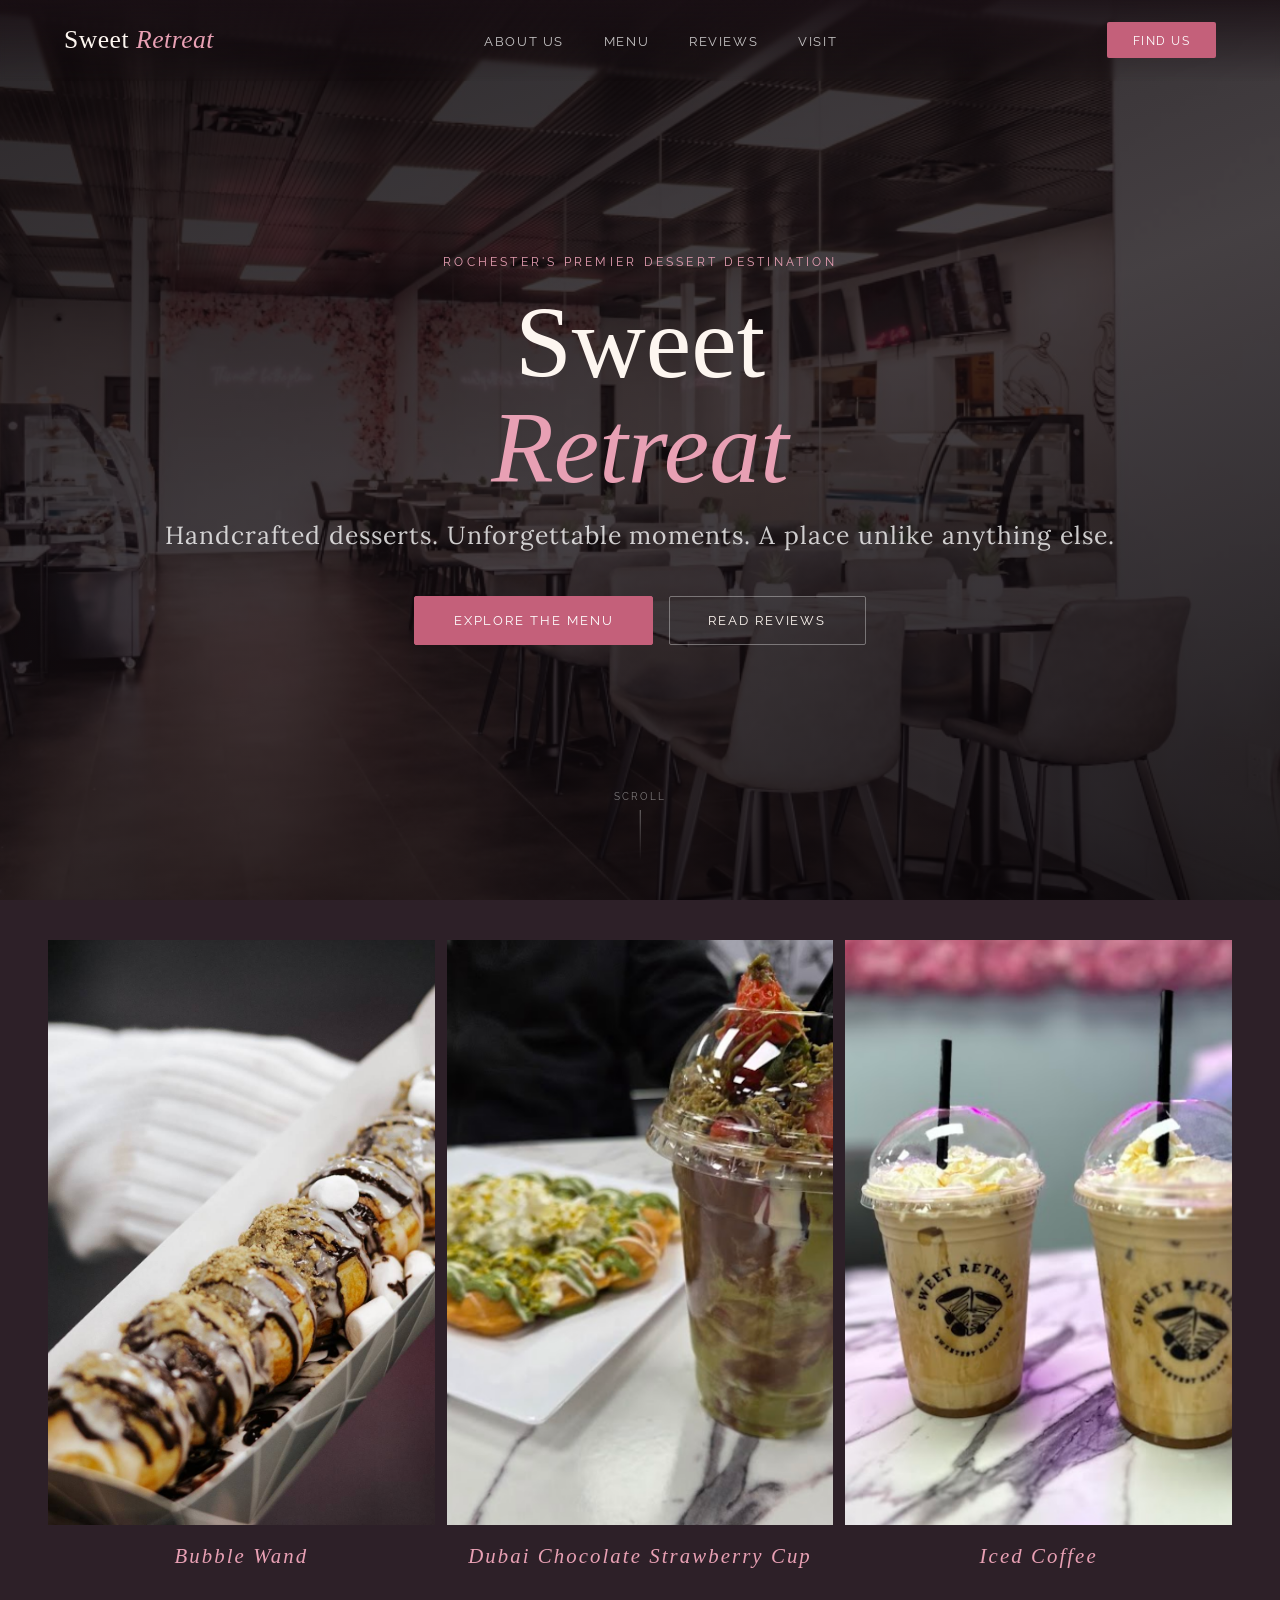
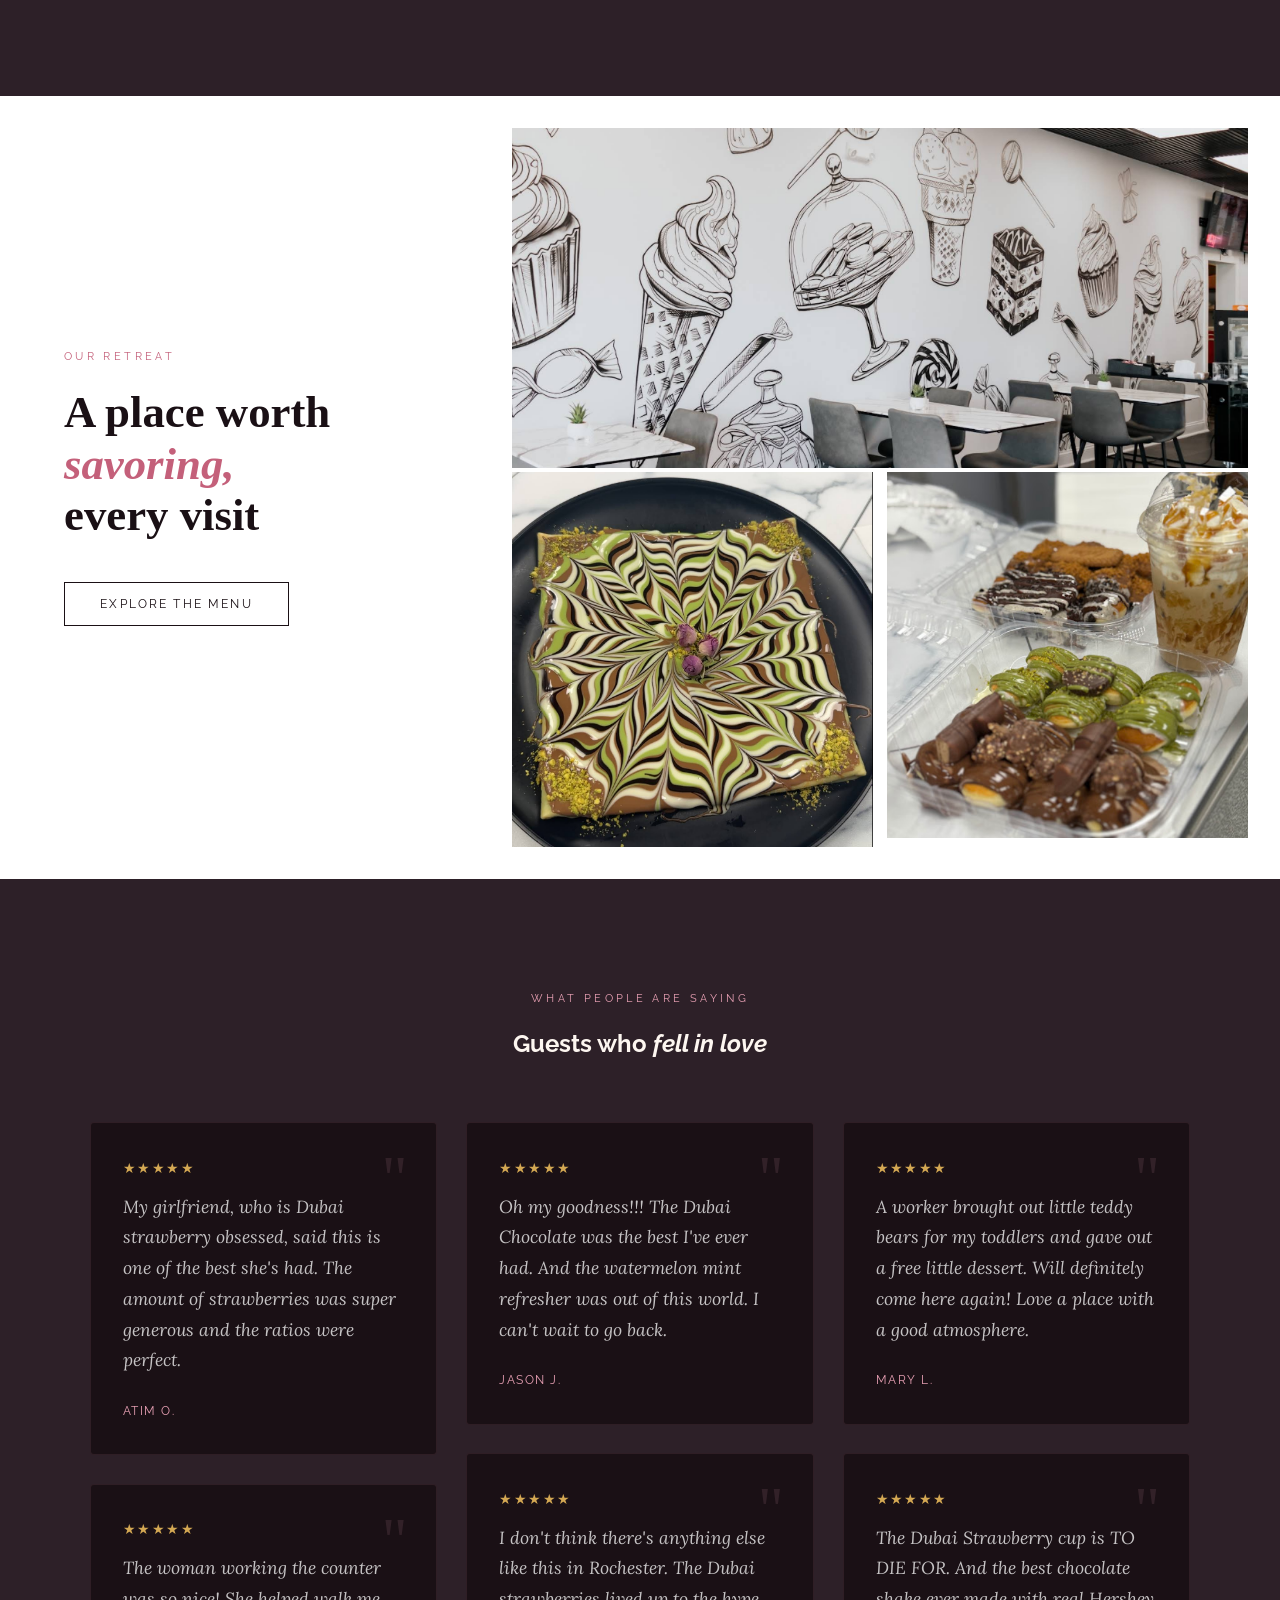
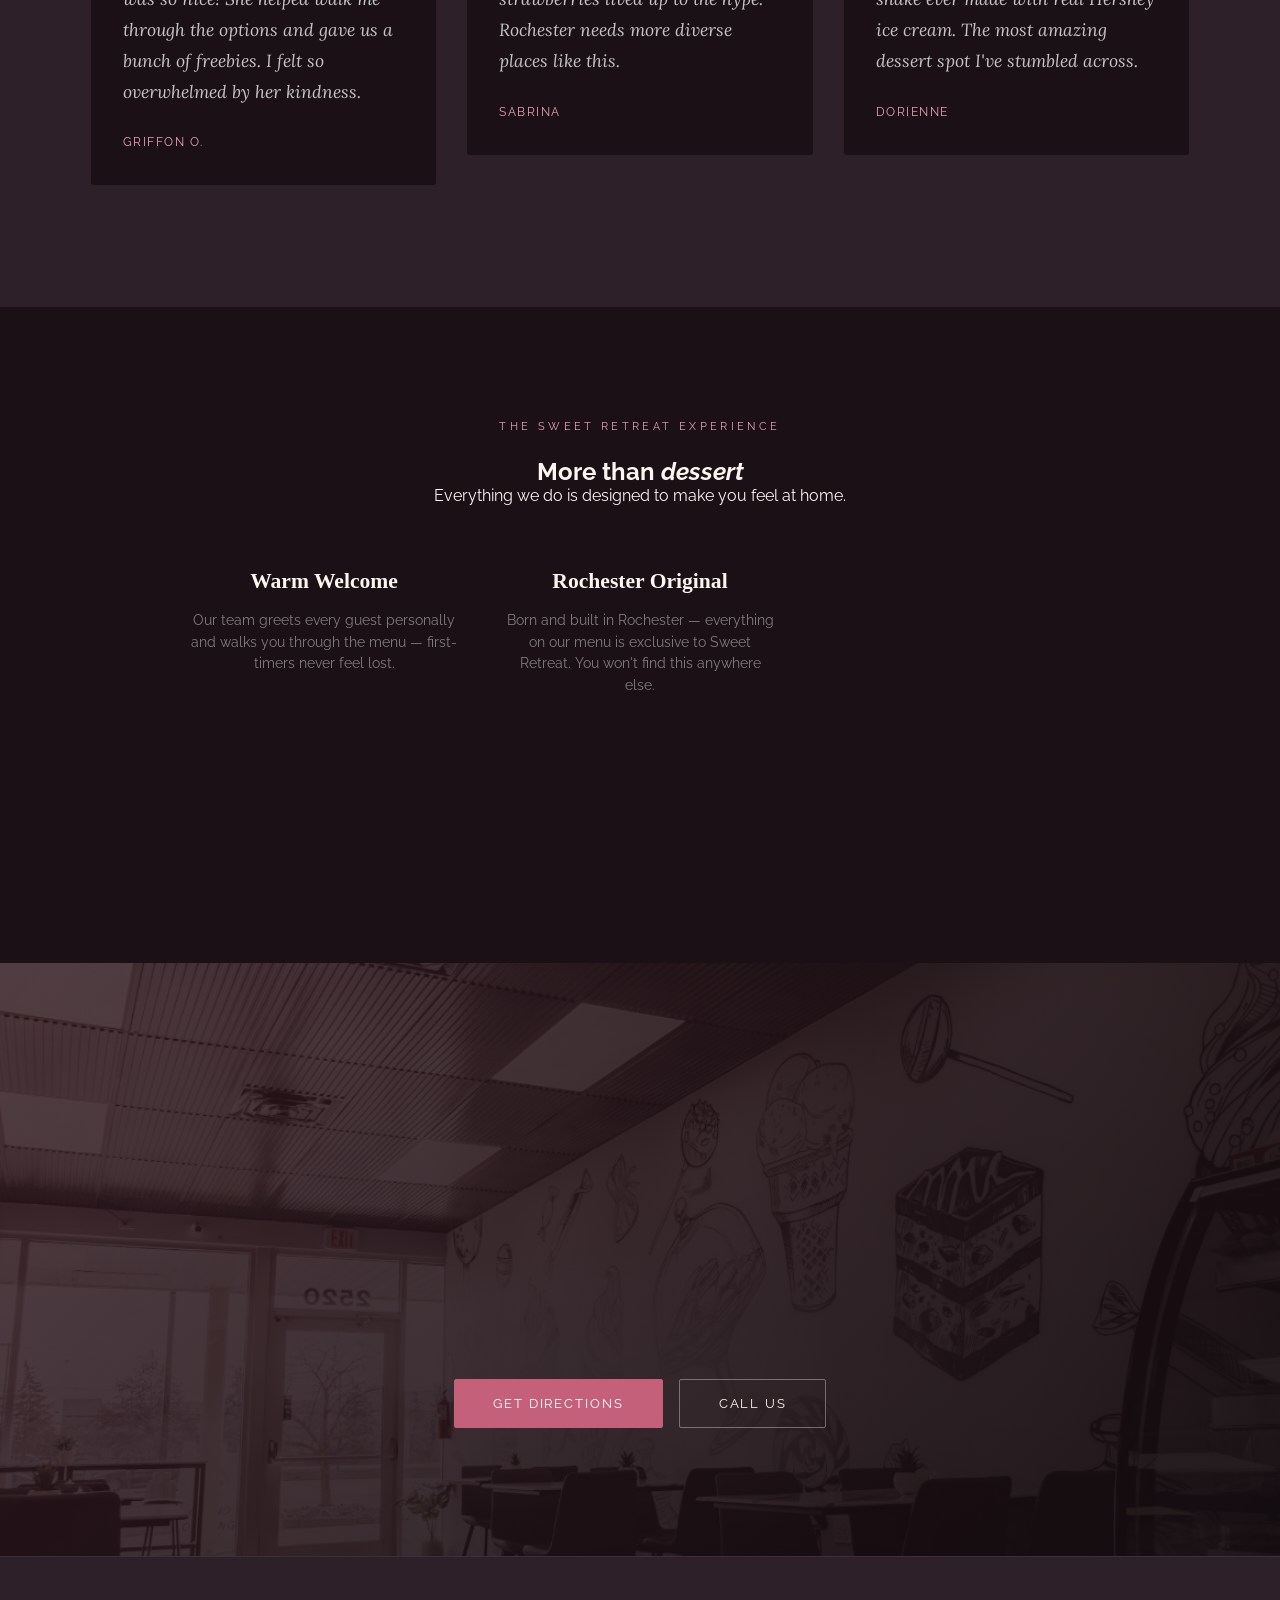
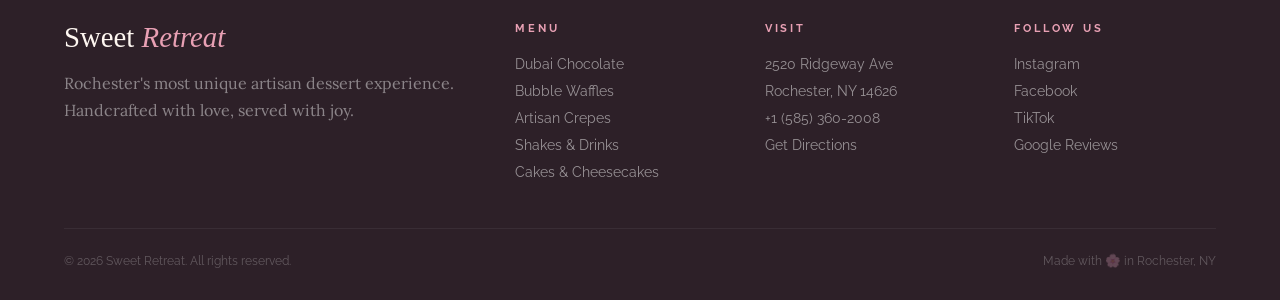
<file: index.html>
<!DOCTYPE html>
<html lang="en">
<head>
<meta charset="UTF-8">
<meta name="viewport" content="width=device-width, initial-scale=1.0">
<title>Sweet Retreat — Artisan Desserts & Café</title>
<link rel="preconnect" href="https://fonts.googleapis.com">
<link href="https://fonts.googleapis.com/css2?family=Josefin+Serif:ital,wght@0,400;0,700;1,400&family=Lora:ital,wght@0,300;0,400;1,300&family=Raleway:wght@300;400;500&display=swap" rel="stylesheet">
<style>
  :root {
    --rose: #e8a0b4;
    --deep-rose: #c4607a;
    --blush: #f5d0dc;
    --cream: #fdf6f0;
    --dark: #1a1015;
    --charcoal: #2d2028;
    --gold: #d4a853;
    --soft-white: rgba(255,255,255,0.92);
  }

  *, *::before, *::after { box-sizing: border-box; margin: 0; padding: 0; }

  html { scroll-behavior: smooth; }

  body {
    font-family: 'Raleway', sans-serif;
    background: var(--dark);
    color: var(--cream);
    overflow-x: hidden;
  }

  /* ── NAV ── */
  nav {
    position: fixed; top: 0; left: 0; right: 0; z-index: 100;
    display: flex; align-items: center; justify-content: space-between;
    padding: 1.4rem 4rem;
    background: linear-gradient(to bottom, rgba(26,16,21,0.85) 0%, transparent 100%);
    backdrop-filter: blur(2px);
    transition: background 0.4s;
  }
  nav.scrolled { background: rgba(26,16,21,0.97); }

  .nav-logo {
    font-family: 'Josefin Serif', serif;
    font-size: 1.6rem;
    letter-spacing: 0.02em;
    color: var(--cream);
    text-decoration: none;
  }
  .nav-logo span { color: var(--rose); font-style: italic; }

  .nav-links { display: flex; gap: 2.5rem; list-style: none; }
  .nav-links a {
    font-size: 0.82rem; letter-spacing: 0.12em; text-transform: uppercase;
    color: rgba(255,255,255,0.75); text-decoration: none;
    transition: color 0.3s;
  }
  .nav-links a:hover { color: var(--rose); }

  .nav-cta {
    background: var(--deep-rose); color: white;
    padding: 0.65rem 1.6rem; border-radius: 2px;
    font-size: 0.78rem; letter-spacing: 0.12em; text-transform: uppercase;
    text-decoration: none; transition: background 0.3s, transform 0.2s;
  }
  .nav-cta:hover { background: var(--rose); transform: translateY(-1px); }

  /* ── HERO ── */
  .hero {
    position: relative; height: 100vh; min-height: 700px;
    display: flex; align-items: center; justify-content: center;
    overflow: hidden;
  }

  .hero-bg {
    position: absolute; inset: 0;
    background-image: url('Screenshot%202026-04-22%20005319.png');
    background-size: cover; background-position: center center;
    filter: brightness(0.55) saturate(0.85);
  }

  .hero-overlay {
    position: absolute; inset: 0;
    background: linear-gradient(160deg, rgba(10,5,8,0.72) 0%, rgba(26,16,21,0.55) 50%, rgba(10,5,8,0.78) 100%);
  }

  .hero-content {
    position: relative; z-index: 2;
    text-align: center; padding: 0 1.5rem;
    animation: fadeUp 1.2s ease both;
  }
  @keyframes fadeUp {
    from { opacity: 0; transform: translateY(30px); }
    to   { opacity: 1; transform: translateY(0); }
  }

  .hero-eyebrow {
    font-size: 0.72rem; letter-spacing: 0.28em; text-transform: uppercase;
    color: var(--rose); margin-bottom: 1.4rem;
    animation: fadeUp 1.2s 0.15s ease both;
  }

  .hero-title {
    font-family: 'Josefin Serif', serif;
    font-size: clamp(3.5rem, 8vw, 7.5rem);
    line-height: 1.02; font-weight: 400;
    color: var(--cream);
    animation: fadeUp 1.2s 0.3s ease both;
  }
  .hero-title em { color: var(--rose); font-style: italic; }

  .hero-sub {
    font-family: 'Lora', serif;
    font-size: clamp(1.1rem, 2.5vw, 1.55rem);
    font-weight: 300; color: rgba(255,255,255,0.78);
    margin-top: 1.2rem; letter-spacing: 0.04em;
    animation: fadeUp 1.2s 0.45s ease both;
  }

  .hero-actions {
    margin-top: 2.8rem; display: flex; gap: 1rem; justify-content: center; flex-wrap: wrap;
    animation: fadeUp 1.2s 0.6s ease both;
  }

  .btn-primary {
    background: var(--deep-rose); color: white;
    padding: 1rem 2.4rem; border-radius: 2px;
    font-size: 0.8rem; letter-spacing: 0.15em; text-transform: uppercase;
    text-decoration: none; transition: all 0.3s;
    border: 1px solid var(--deep-rose);
  }
  .btn-primary:hover { background: transparent; color: var(--rose); border-color: var(--rose); }

  .btn-ghost {
    background: transparent; color: var(--cream);
    padding: 1rem 2.4rem; border-radius: 2px;
    font-size: 0.8rem; letter-spacing: 0.15em; text-transform: uppercase;
    text-decoration: none; border: 1px solid rgba(255,255,255,0.35);
    transition: all 0.3s;
  }
  .btn-ghost:hover { border-color: var(--rose); color: var(--rose); }

  .hero-scroll {
    position: absolute; bottom: 2.5rem; left: 50%; transform: translateX(-50%);
    display: flex; flex-direction: column; align-items: center; gap: 0.5rem;
    color: rgba(255,255,255,0.45); font-size: 0.65rem; letter-spacing: 0.2em; text-transform: uppercase;
    animation: pulse 2s infinite;
  }
  .hero-scroll::after {
    content: ''; display: block; width: 1px; height: 50px;
    background: linear-gradient(to bottom, rgba(255,255,255,0.4), transparent);
    animation: linedown 2s infinite;
  }
  @keyframes linedown {
    0% { transform: scaleY(0); transform-origin: top; }
    50% { transform: scaleY(1); transform-origin: top; }
    100% { transform: scaleY(1); opacity: 0; }
  }

  /* ── ABOUT ── */
  .photo-lineup {
    display: grid; grid-template-columns: 1fr 1fr 1fr;
    gap: 12px;
    background: var(--charcoal); padding: 2.5rem 3rem 8rem;
  }
  .photo-lineup img {
    width: 100%; height: 65vh; min-height: 420px; object-fit: cover; display: block;
  }
  .lineup-caption {
    font-family: 'Josefin Serif', serif;
    font-size: 1.3rem; letter-spacing: 0.1em;
    color: var(--rose); text-align: center;
    padding-top: 1.2rem; font-style: italic;
  }
  .section-label {
    font-size: 0.7rem; letter-spacing: 0.3em; text-transform: uppercase;
    color: var(--rose); margin-bottom: 1.5rem;
  }

  /* ── SHOWCASE ── */
  .showcase {
    display: grid; grid-template-columns: 1fr 1.5fr;
    background: #fff; align-items: center; min-height: 600px;
  }
  .showcase-text {
    padding: 5rem 4rem;
    display: flex; flex-direction: column; justify-content: center;
  }
  .showcase-text .section-label { color: var(--deep-rose); }
  .showcase-title {
    font-family: 'Josefin Serif', serif;
    font-size: clamp(2rem, 3.5vw, 3rem);
    color: var(--dark); line-height: 1.15; margin-bottom: 2.5rem;
  }
  .showcase-title em { font-style: italic; color: var(--deep-rose); }
  .showcase-btn {
    display: inline-block;
    border: 1.5px solid var(--dark); color: var(--dark);
    padding: 0.9rem 2.2rem; align-self: flex-start;
    font-size: 0.75rem; letter-spacing: 0.18em; text-transform: uppercase;
    text-decoration: none; transition: background 0.3s, color 0.3s;
  }
  .showcase-btn:hover { background: var(--dark); color: #fff; }
  .showcase-photos {
    display: flex; flex-direction: column; gap: 4px;
    padding: 2rem 2rem 2rem 0;
  }
  .showcase-main img {
    width: 100%; height: 340px; object-fit: cover; display: block;
  }
  .showcase-row {
    display: grid; grid-template-columns: 1fr 1fr; gap: 14px;
    align-items: start;
  }
  .showcase-row img:first-child {
    width: 100%; height: auto; display: block;
  }
  .showcase-row img:last-child {
    width: 100%; height: auto; display: block;
  }

  /* ── REVIEWS ── */
  .reviews {
    background: var(--charcoal);
    padding: 7rem 4rem;
  }
  .reviews-header { text-align: center; margin-bottom: 4rem; }

  .reviews-track {
    columns: 3; column-gap: 1.8rem;
    max-width: 1100px; margin: 0 auto;
  }

  .review-card {
    background: var(--dark);
    padding: 2.2rem 2rem; border-radius: 4px;
    border: 1px solid rgba(232,160,180,0.1);
    break-inside: avoid; margin-bottom: 1.8rem;
    position: relative;
  }
  .review-stars { color: var(--gold); font-size: 0.9rem; letter-spacing: 0.1em; margin-bottom: 1rem; }
  .review-text {
    font-family: 'Lora', serif;
    font-size: 1.1rem; line-height: 1.75;
    color: rgba(255,255,255,0.75); margin-bottom: 1.5rem;
    font-style: italic;
  }
  .review-author { font-size: 0.78rem; letter-spacing: 0.12em; text-transform: uppercase; color: var(--rose); }
  .review-quote {
    position: absolute; top: 1.5rem; right: 1.8rem;
    font-family: 'Josefin Serif', serif;
    font-size: 4rem; color: rgba(232,160,180,0.12);
    line-height: 1;
  }

  /* ── EXPERIENCE ── */
  .experience {
    background: var(--dark);
    padding: 7rem 4rem;
    display: flex; flex-direction: column; align-items: center; text-align: center;
  }
  .exp-grid {
    display: grid; grid-template-columns: repeat(3, 1fr);
    gap: 3rem; max-width: 900px; margin-top: 4rem;
  }
  .exp-item { display: flex; flex-direction: column; align-items: center; gap: 1rem; }
  .exp-label {
    font-family: 'Josefin Serif', serif;
    font-size: 1.35rem; color: var(--cream);
  }
  .exp-desc { font-size: 0.85rem; color: rgba(255,255,255,0.45); line-height: 1.6; }

  /* ── CTA BANNER ── */
  .cta-banner {
    position: relative; padding: 8rem 4rem;
    text-align: center; overflow: hidden;
  }
  .cta-bg {
    position: absolute; inset: 0;
    background-image: url('Screenshot%202026-04-22%20020433.png');
    background-size: cover; background-position: center top;
    filter: brightness(0.25) saturate(0.6);
  }
  .cta-overlay {
    position: absolute; inset: 0;
    background: linear-gradient(135deg, rgba(196,96,122,0.2), rgba(26,16,21,0.7));
  }
  .cta-content { position: relative; z-index: 2; }
  .cta-title {
    font-family: 'Josefin Serif', serif;
    font-size: clamp(2.2rem, 5vw, 4rem);
    color: var(--cream); margin-bottom: 1rem;
  }
  .cta-title em { font-style: italic; color: var(--rose); }
  .cta-sub {
    font-family: 'Lora', serif;
    font-size: 1.3rem; color: rgba(255,255,255,0.7);
    margin-bottom: 2.5rem;
  }

  /* ── FOOTER ── */
  footer {
    background: var(--charcoal); border-top: 1px solid rgba(232,160,180,0.1);
    padding: 4rem 4rem 2rem;
  }
  .footer-top {
    display: grid; grid-template-columns: 2fr 1fr 1fr 1fr;
    gap: 3rem; margin-bottom: 3rem;
  }
  .footer-logo {
    font-family: 'Josefin Serif', serif;
    font-size: 1.8rem; color: var(--cream); margin-bottom: 1rem;
  }
  .footer-logo span { color: var(--rose); font-style: italic; }
  .footer-tagline {
    font-family: 'Lora', serif;
    font-size: 1rem; color: rgba(255,255,255,0.45);
    line-height: 1.7;
  }
  .footer-col h4 {
    font-size: 0.7rem; letter-spacing: 0.25em; text-transform: uppercase;
    color: var(--rose); margin-bottom: 1.3rem;
  }
  .footer-col ul { list-style: none; display: flex; flex-direction: column; gap: 0.7rem; }
  .footer-col ul li { font-size: 0.88rem; color: rgba(255,255,255,0.5); }
  .footer-col ul a { color: rgba(255,255,255,0.5); text-decoration: none; transition: color 0.3s; }
  .footer-col ul a:hover { color: var(--rose); }
  .footer-bottom {
    border-top: 1px solid rgba(255,255,255,0.06);
    padding-top: 1.5rem; display: flex; justify-content: space-between; align-items: center;
  }
  .footer-copy { font-size: 0.78rem; color: rgba(255,255,255,0.25); }

  /* ── FLOATING HEARTS ── */
  .hearts {
    position: fixed; inset: 0; pointer-events: none; z-index: 0;
    overflow: hidden; display: none;
  }

  /* ── SCROLL ANIMATIONS ── */
  .reveal {
    opacity: 0; transform: translateY(28px);
    transition: opacity 0.7s ease, transform 0.7s ease;
  }
  .reveal.visible { opacity: 1; transform: translateY(0); }

  /* ── RESPONSIVE ── */
  @media (max-width: 900px) {
    nav { padding: 1.2rem 2rem; }
    .nav-links { display: none; }

    /* Hero: shift focal point left on mobile */
    .hero-bg { background-position: left center; }

    /* Keep 3-photo lineup horizontal, as tall as possible */
    .photo-lineup { grid-template-columns: 1fr 1fr 1fr; height: auto; padding: 1rem 0.5rem 2rem; }
    .photo-lineup img { height: 44vw; min-height: 0; }
    .lineup-caption { display: none; }

    .showcase { grid-template-columns: 1fr; }
    .showcase-photos { padding: 0 1.5rem 2rem; }
    .showcase-main img { height: 50vw; }
    .showcase-row img:first-child { height: auto; }
    .exp-grid { grid-template-columns: 1fr 1fr; }
    .footer-top { grid-template-columns: 1fr 1fr; }
    .specialties, .reviews, .experience, .cta-banner { padding: 5rem 2rem; }

    /* Reviews: single column on mobile */
    .reviews-track { columns: 1; }
    .review-card { width: 100%; }
  }
</style>
</head>
<body>

<!-- NAV -->
<nav id="nav">
  <a href="#" class="nav-logo">Sweet <span>Retreat</span></a>
  <ul class="nav-links">
    <li><a href="about.html">About Us</a></li>
    <li><a href="menu.html">Menu</a></li>
    <li><a href="#reviews">Reviews</a></li>
    <li><a href="#visit">Visit</a></li>
  </ul>
  <a href="#visit" class="nav-cta">Find Us</a>
</nav>

<!-- HERO -->
<section class="hero">
  <div class="hero-bg"></div>
  <div class="hero-overlay"></div>
  <div class="hero-content">
    <p class="hero-eyebrow">Rochester's Premier Dessert Destination</p>
    <h1 class="hero-title">Sweet<br><em>Retreat</em></h1>
    <p class="hero-sub">Handcrafted desserts. Unforgettable moments. A place unlike anything else.</p>
    <div class="hero-actions">
      <a href="menu.html" class="btn-primary">Explore the Menu</a>
      <a href="#reviews" class="btn-ghost">Read Reviews</a>
    </div>
  </div>
  <div class="hero-scroll">Scroll</div>
</section>

<!-- MARQUEE STRIP -->
<!-- PHOTO LINEUP -->
<section class="photo-lineup" id="about">
  <div>
    <img src="Screenshot%202026-04-22%20010439.png" alt="Bubble Wand">
    <p class="lineup-caption">Bubble Wand</p>
  </div>
  <div>
    <img src="Screenshot%202026-04-22%20011017.png" alt="Dubai Chocolate Strawberry Cup">
    <p class="lineup-caption">Dubai Chocolate Strawberry Cup</p>
  </div>
  <div>
    <img src="Screenshot%202026-04-22%20011217.png" alt="Iced Coffee">
    <p class="lineup-caption">Iced Coffee</p>
  </div>
</section>

<!-- SHOWCASE -->
<section class="showcase">
  <div class="showcase-text">
    <p class="section-label">Our Retreat</p>
    <h2 class="showcase-title">A place worth <em>savoring,</em><br>every visit</h2>
    <a href="menu.html" class="showcase-btn">Explore the Menu</a>
  </div>
  <div class="showcase-photos">
    <div class="showcase-main">
      <img src="Screenshot%202026-04-22%20012137.png" alt="Sweet Retreat setting">
    </div>
    <div class="showcase-row">
      <img src="Screenshot%202026-04-22%20011930.png" alt="Sweet Retreat">
      <img src="Screenshot%202026-04-22%20012059.png" alt="Sweet Retreat cake">
    </div>
  </div>
</section>


<!-- REVIEWS -->
<section class="reviews" id="reviews">
  <div class="reviews-header">
    <p class="section-label reveal">What People Are Saying</p>
    <h2 class="section-title reveal">Guests who <em>fell in love</em></h2>
  </div>

  <div class="reviews-track reveal" id="reviewsTrack">
    <div class="review-card">
      <div class="review-quote">"</div>
      <div class="review-stars">★★★★★</div>
      <p class="review-text">My girlfriend, who is Dubai strawberry obsessed, said this is one of the best she's had. The amount of strawberries was super generous and the ratios were perfect.</p>
      <span class="review-author">Atim O.</span>
    </div>
    <div class="review-card">
      <div class="review-quote">"</div>
      <div class="review-stars">★★★★★</div>
      <p class="review-text">The woman working the counter was so nice! She helped walk me through the options and gave us a bunch of freebies. I felt so overwhelmed by her kindness.</p>
      <span class="review-author">Griffon O.</span>
    </div>
    <div class="review-card">
      <div class="review-quote">"</div>
      <div class="review-stars">★★★★★</div>
      <p class="review-text">Oh my goodness!!! The Dubai Chocolate was the best I've ever had. And the watermelon mint refresher was out of this world. I can't wait to go back.</p>
      <span class="review-author">Jason J.</span>
    </div>
    <div class="review-card">
      <div class="review-quote">"</div>
      <div class="review-stars">★★★★★</div>
      <p class="review-text">I don't think there's anything else like this in Rochester. The Dubai strawberries lived up to the hype. Rochester needs more diverse places like this.</p>
      <span class="review-author">Sabrina</span>
    </div>
    <div class="review-card">
      <div class="review-quote">"</div>
      <div class="review-stars">★★★★★</div>
      <p class="review-text">A worker brought out little teddy bears for my toddlers and gave out a free little dessert. Will definitely come here again! Love a place with a good atmosphere.</p>
      <span class="review-author">Mary L.</span>
    </div>
    <div class="review-card">
      <div class="review-quote">"</div>
      <div class="review-stars">★★★★★</div>
      <p class="review-text">The Dubai Strawberry cup is TO DIE FOR. And the best chocolate shake ever made with real Hershey ice cream. The most amazing dessert spot I've stumbled across.</p>
      <span class="review-author">Dorienne</span>
    </div>
  </div>
</section>

<!-- EXPERIENCE -->
<section class="experience">
  <p class="section-label reveal">The Sweet Retreat Experience</p>
  <h2 class="section-title reveal">More than <em>dessert</em></h2>
  <p class="section-sub reveal">Everything we do is designed to make you feel at home.</p>

  <div class="exp-grid">
    <div class="exp-item reveal">

      <h4 class="exp-label">Warm Welcome</h4>
      <p class="exp-desc">Our team greets every guest personally and walks you through the menu — first-timers never feel lost.</p>
    </div>
    <div class="exp-item reveal">

      <h4 class="exp-label">Rochester Original</h4>
      <p class="exp-desc">Born and built in Rochester — everything on our menu is exclusive to Sweet Retreat. You won't find this anywhere else.</p>
    </div>
    <div class="exp-item reveal">

      <h4 class="exp-label">Made Fresh</h4>
      <p class="exp-desc">Watch everything being made right in front of you. No shortcuts. Just real ingredients and real love.</p>
    </div>
    <div class="exp-item reveal">

      <h4 class="exp-label">Beautiful Space</h4>
      <p class="exp-desc">Plenty of seating, a stunning floral wall, neon signs, and a vibe you'll want to photograph every time.</p>
    </div>
    <div class="exp-item reveal">

      <h4 class="exp-label">Coffee & Drinks</h4>
      <p class="exp-desc">Beyond dessert — specialty coffees, teas, smoothies, and refreshers that impress on their own.</p>
    </div>
    <div class="exp-item reveal">

      <h4 class="exp-label">Perfect for Any Occasion</h4>
      <p class="exp-desc">Girls' day out, date night, family treat, or solo indulgence — Sweet Retreat fits every kind of sweetness.</p>
    </div>
  </div>
</section>

<!-- CTA BANNER -->
<section class="cta-banner" id="visit">
  <div class="cta-bg"></div>
  <div class="cta-overlay"></div>
  <div class="cta-content">
    <p class="section-label reveal" style="color:var(--blush)">Come See Us</p>
    <h2 class="cta-title reveal">Ready for your <em>Sweet Retreat?</em></h2>
    <p class="cta-sub reveal">Rochester's most unique dessert spot is waiting for you. Walk in, be welcomed, and taste the difference.</p>
    <p class="cta-sub reveal" style="font-size:1rem; margin-bottom:0.5rem;">2520 Ridgeway Ave, Rochester, NY 14626</p>
    <p class="cta-sub reveal" style="font-size:1rem; margin-bottom:2rem;"><a href="tel:+15853602008" style="color:var(--blush); text-decoration:none;">+1 (585) 360-2008</a></p>
    <div class="hero-actions reveal">
      <a href="https://www.google.com/maps/search/?api=1&query=2520+Ridgeway+Ave+Rochester+NY+14626" target="_blank" class="btn-primary">Get Directions</a>
      <a href="tel:+15853602008" class="btn-ghost">Call Us</a>
    </div>
  </div>
</section>

<!-- FOOTER -->
<footer>
  <div class="footer-top">
    <div>
      <div class="footer-logo">Sweet <span>Retreat</span></div>
      <p class="footer-tagline">Rochester's most unique artisan dessert experience. Handcrafted with love, served with joy.</p>
    </div>
    <div class="footer-col">
      <h4>Menu</h4>
      <ul>
        <li>Dubai Chocolate</li>
        <li>Bubble Waffles</li>
        <li>Artisan Crepes</li>
        <li>Shakes & Drinks</li>
        <li>Cakes & Cheesecakes</li>
      </ul>
    </div>
    <div class="footer-col">
      <h4>Visit</h4>
      <ul>
        <li>2520 Ridgeway Ave</li>
        <li>Rochester, NY 14626</li>
        <li><a href="tel:+15853602008">+1 (585) 360-2008</a></li>
        <li><a href="https://www.google.com/maps/search/?api=1&query=2520+Ridgeway+Ave+Rochester+NY+14626" target="_blank">Get Directions</a></li>
      </ul>
    </div>
    <div class="footer-col">
      <h4>Follow Us</h4>
      <ul>
        <li><a href="#">Instagram</a></li>
        <li><a href="#">Facebook</a></li>
        <li><a href="#">TikTok</a></li>
        <li><a href="#">Google Reviews</a></li>
      </ul>
    </div>
  </div>
  <div class="footer-bottom">
    <span class="footer-copy">© 2026 Sweet Retreat. All rights reserved.</span>
    <span class="footer-copy">Made with 🌸 in Rochester, NY</span>
  </div>
</footer>

<script>
  // Nav scroll effect
  const nav = document.getElementById('nav');
  window.addEventListener('scroll', () => {
    nav.classList.toggle('scrolled', window.scrollY > 60);
  });

  // Scroll reveal
  const reveals = document.querySelectorAll('.reveal');
  const observer = new IntersectionObserver((entries) => {
    entries.forEach((e, i) => {
      if (e.isIntersecting) {
        setTimeout(() => e.target.classList.add('visible'), i * 80);
      }
    });
  }, { threshold: 0.12 });
  reveals.forEach(el => observer.observe(el));


  // Fix duplicate card bug
  const cards = document.querySelectorAll('.card');
  cards.forEach(card => {
    const icons = card.querySelectorAll('.card-icon');
    const names = card.querySelectorAll('.card-name');
    if (icons.length > 1) icons[1].remove();
    if (names.length > 1) names[1].remove();
  });
</script>
</body>
</html>
</file>
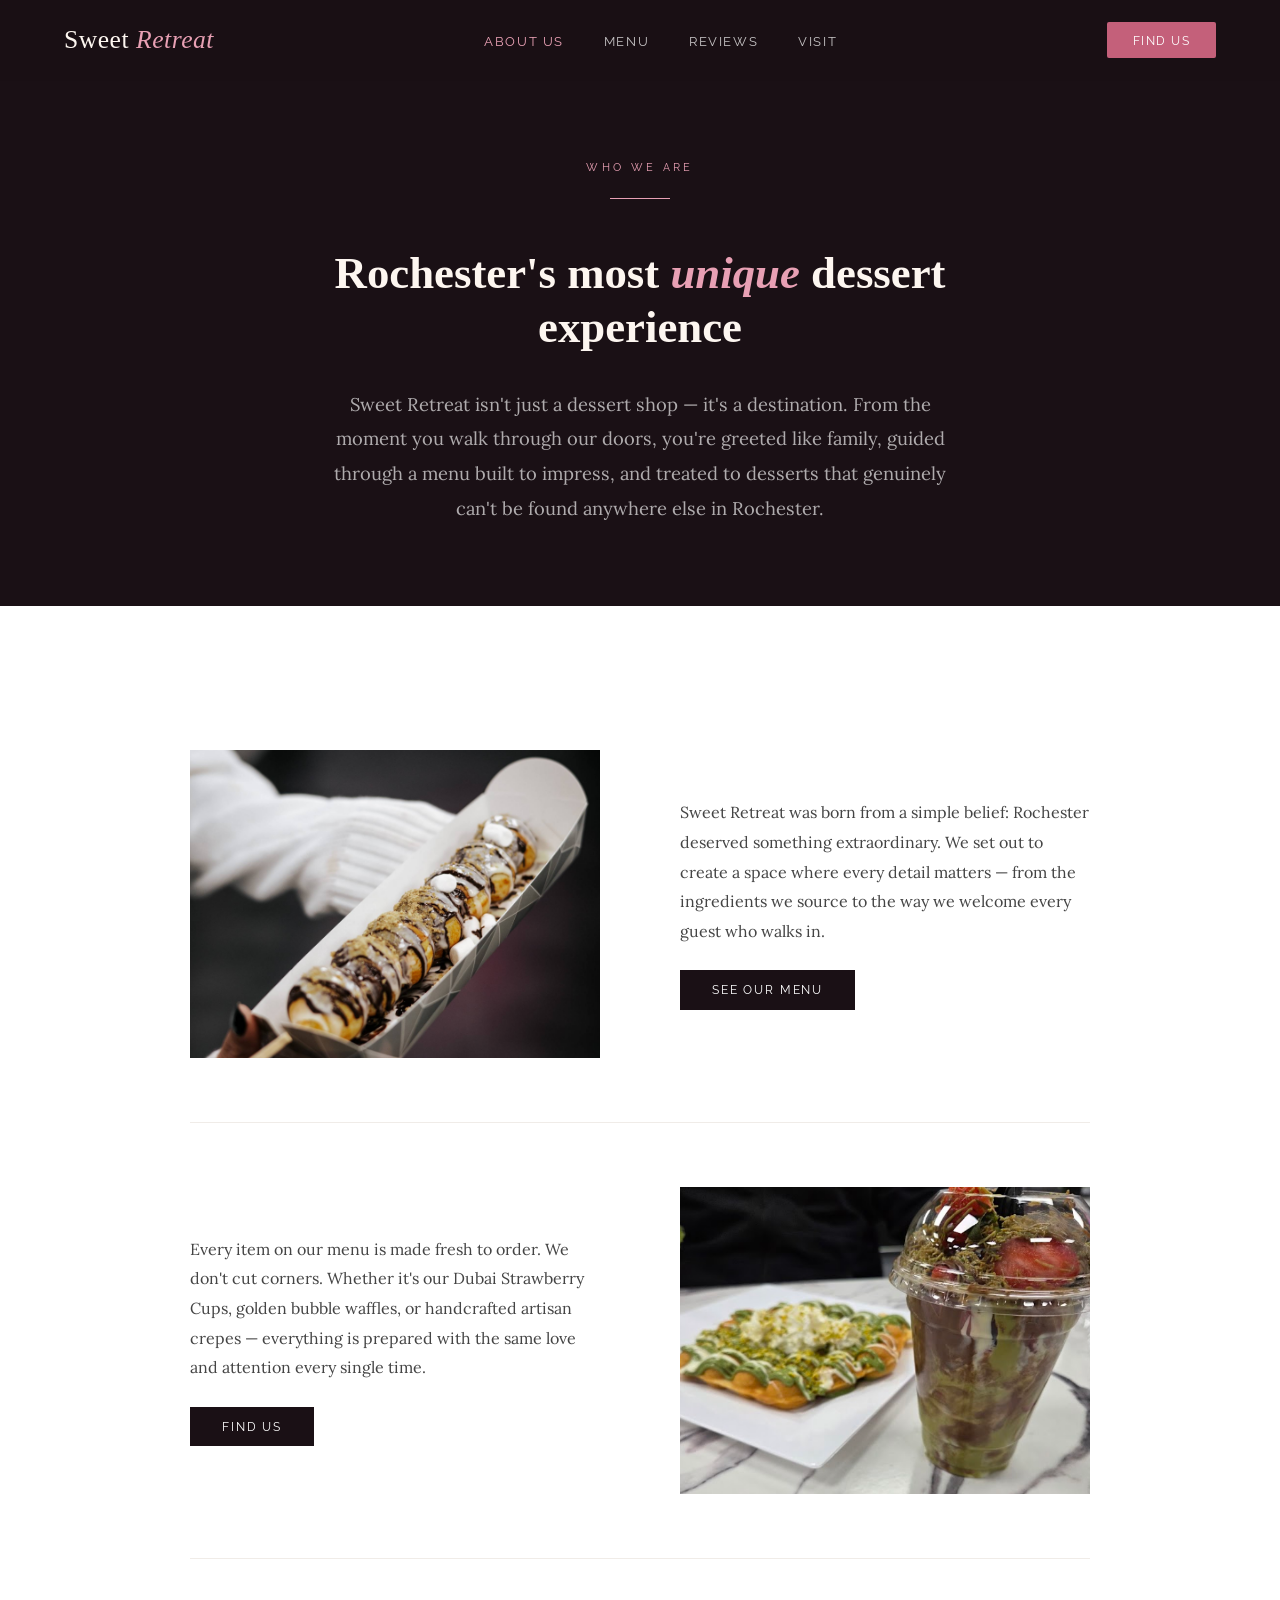
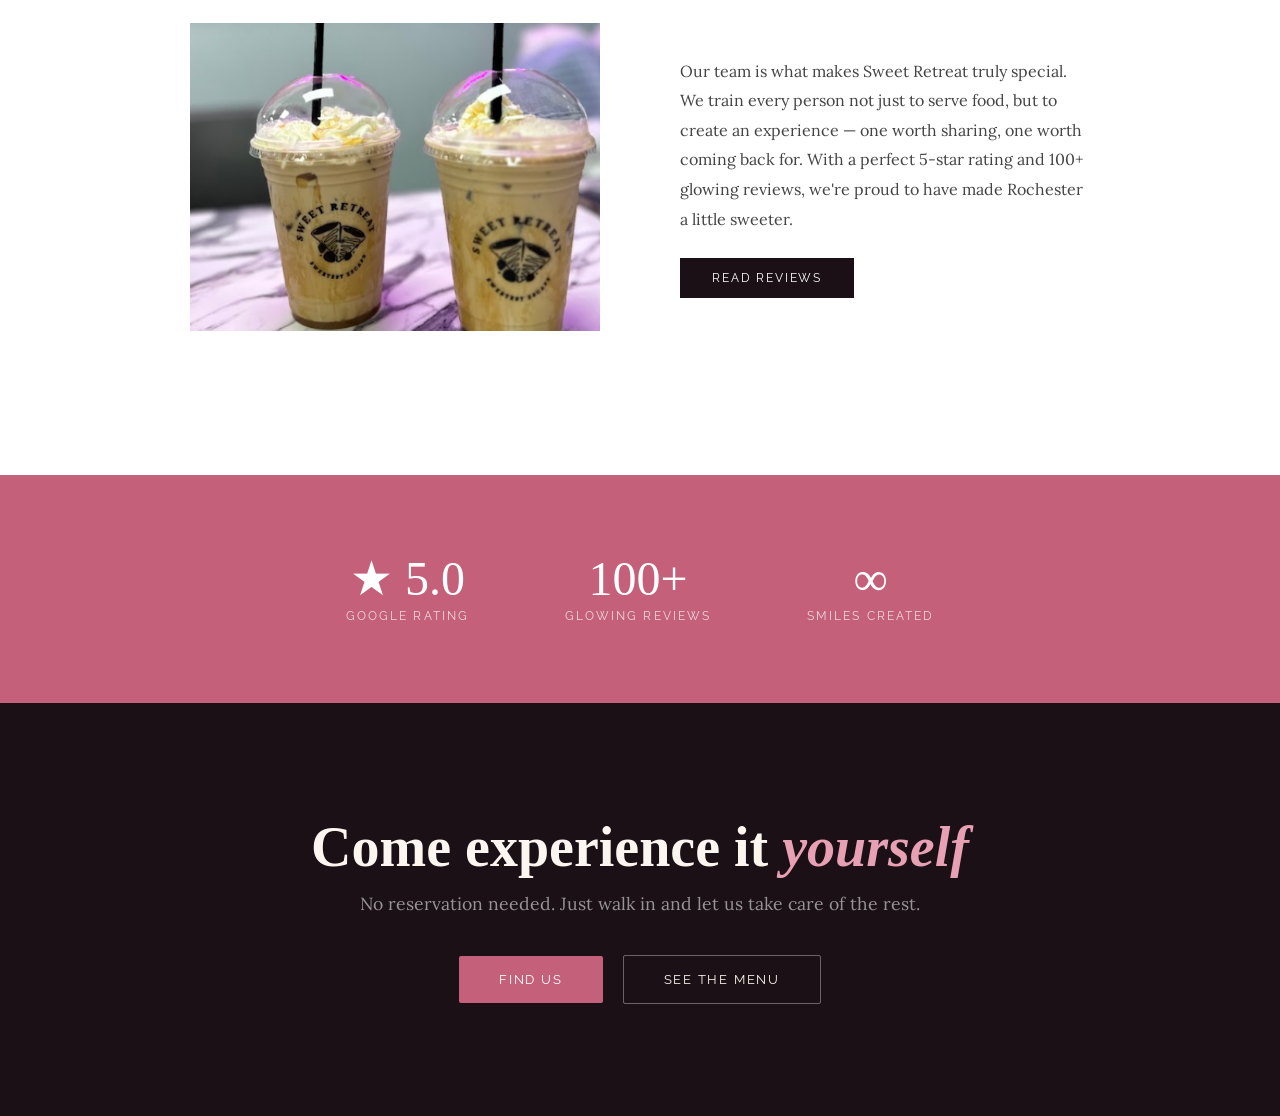
<file: about.html>
<!DOCTYPE html>
<html lang="en">
<head>
<meta charset="UTF-8">
<meta name="viewport" content="width=device-width, initial-scale=1.0">
<title>About Us — Sweet Retreat</title>
<link rel="preconnect" href="https://fonts.googleapis.com">
<link href="https://fonts.googleapis.com/css2?family=Josefin+Serif:ital,wght@0,400;0,700;1,400&family=Lora:ital,wght@0,300;0,400;1,300&family=Raleway:wght@300;400;500;600&display=swap" rel="stylesheet">
<style>
  :root {
    --rose: #e8a0b4;
    --deep-rose: #c4607a;
    --blush: #f5d0dc;
    --cream: #fdf6f0;
    --dark: #1a1015;
    --charcoal: #2d2028;
  }

  *, *::before, *::after { box-sizing: border-box; margin: 0; padding: 0; }
  html { scroll-behavior: smooth; }

  body {
    font-family: 'Raleway', sans-serif;
    background: var(--dark);
    color: var(--cream);
    overflow-x: hidden;
  }

  /* ── NAV ── */
  nav {
    position: fixed; top: 0; left: 0; right: 0; z-index: 100;
    display: flex; align-items: center; justify-content: space-between;
    padding: 1.4rem 4rem;
    background: rgba(26,16,21,0.97);
    backdrop-filter: blur(2px);
  }
  .nav-logo {
    font-family: 'Josefin Serif', serif;
    font-size: 1.6rem; letter-spacing: 0.02em;
    color: var(--cream); text-decoration: none;
  }
  .nav-logo span { color: var(--rose); font-style: italic; }
  .nav-links { display: flex; gap: 2.5rem; list-style: none; }
  .nav-links a {
    font-size: 0.82rem; letter-spacing: 0.12em; text-transform: uppercase;
    color: rgba(255,255,255,0.75); text-decoration: none; transition: color 0.3s;
  }
  .nav-links a:hover, .nav-links a.active { color: var(--rose); }
  .nav-cta {
    background: var(--deep-rose); color: white;
    padding: 0.65rem 1.6rem; border-radius: 2px;
    font-size: 0.78rem; letter-spacing: 0.12em; text-transform: uppercase;
    text-decoration: none; transition: background 0.3s;
  }
  .nav-cta:hover { background: var(--rose); }

  /* ── HERO ── */
  /* ── INTRO SECTION ── */
  .about-intro {
    max-width: 780px; margin: 0 auto;
    padding: 10rem 4rem 5rem;
    text-align: center;
  }
  .about-intro-label {
    font-size: 0.7rem; letter-spacing: 0.3em; text-transform: uppercase;
    color: var(--rose); margin-bottom: 1.5rem;
  }
  .about-intro-title {
    font-family: 'Josefin Serif', serif;
    font-size: clamp(1.8rem, 4vw, 2.8rem);
    color: var(--cream); line-height: 1.2; margin-bottom: 2rem;
  }
  .about-intro-title em { font-style: italic; color: var(--rose); }
  .about-intro-body {
    font-family: 'Lora', serif;
    font-size: 1.15rem; line-height: 1.9;
    color: rgba(255,255,255,0.65);
  }

  /* ── DIVIDER ── */
  .rose-divider {
    width: 60px; height: 1px;
    background: var(--rose); margin: 0 auto 3rem;
  }

  /* ── ALTERNATING FEATURE ROWS ── */
  .about-features {
    background: #fff;
    padding: 5rem 4rem;
  }
  .about-feature {
    display: grid; grid-template-columns: 1fr 1fr;
    gap: 5rem; align-items: center;
    max-width: 900px; margin: 0 auto;
    padding: 4rem 0;
    border-bottom: 1px solid #f0ece8;
  }
  .about-feature:last-child { border-bottom: none; }
  .about-feature.reverse { direction: rtl; }
  .about-feature.reverse > * { direction: ltr; }
  .about-feature img {
    width: 100%; display: block;
    object-fit: cover; aspect-ratio: 4/3;
  }
  .feature-text {
    display: flex; flex-direction: column; align-items: flex-start; gap: 1.5rem;
  }
  .feature-body {
    font-family: 'Lora', serif;
    font-size: 1rem; line-height: 1.85;
    color: #444; text-align: left;
  }
  .feature-btn {
    display: inline-block;
    background: var(--dark); color: #fff;
    padding: 0.8rem 2rem;
    font-size: 0.72rem; letter-spacing: 0.16em; text-transform: uppercase;
    text-decoration: none; transition: background 0.3s;
  }
  .feature-btn:hover { background: var(--deep-rose); }

  /* ── STATS ── */
  .about-stats {
    background: var(--deep-rose);
    padding: 5rem 4rem;
    display: flex; justify-content: center; gap: 6rem;
    text-align: center; flex-wrap: wrap;
  }
  .stat-num {
    font-family: 'Josefin Serif', serif;
    font-size: 3rem; color: #fff; line-height: 1;
    margin-bottom: 0.4rem;
  }
  .stat-label {
    font-size: 0.72rem; letter-spacing: 0.18em; text-transform: uppercase;
    color: rgba(255,255,255,0.75);
  }

  /* ── CTA ── */
  .about-cta {
    padding: 7rem 4rem; text-align: center;
    background: var(--dark);
  }
  .about-cta-title {
    font-family: 'Josefin Serif', serif;
    font-size: clamp(2rem, 5vw, 3.5rem);
    color: var(--cream); margin-bottom: 0.8rem;
  }
  .about-cta-title em { font-style: italic; color: var(--rose); }
  .about-cta-sub {
    font-family: 'Lora', serif;
    font-size: 1.1rem; color: rgba(255,255,255,0.55);
    margin-bottom: 2.5rem;
  }
  .btn-primary {
    display: inline-block; background: var(--deep-rose); color: white;
    padding: 1rem 2.5rem; border-radius: 2px;
    font-size: 0.8rem; letter-spacing: 0.14em; text-transform: uppercase;
    text-decoration: none; transition: background 0.3s, transform 0.2s;
    margin: 0 0.5rem;
  }
  .btn-primary:hover { background: var(--rose); transform: translateY(-2px); }
  .btn-ghost {
    display: inline-block;
    border: 1px solid rgba(255,255,255,0.35); color: var(--cream);
    padding: 1rem 2.5rem; border-radius: 2px;
    font-size: 0.8rem; letter-spacing: 0.14em; text-transform: uppercase;
    text-decoration: none; transition: border-color 0.3s;
    margin: 0 0.5rem;
  }
  .btn-ghost:hover { border-color: var(--rose); color: var(--rose); }

  @media (max-width: 900px) {
    nav { padding: 1.2rem 2rem; }
    .nav-links { display: none; }
    .about-intro { padding: 4rem 1.5rem; }
    .about-features { padding: 3rem 1.5rem; }
    .about-feature { grid-template-columns: 1fr; gap: 2rem; direction: ltr; }
    .about-feature.reverse { direction: ltr; }
    .about-stats { gap: 3rem; padding: 4rem 2rem; }
    .about-cta { padding: 5rem 2rem; }
  }
</style>
</head>
<body>

<nav>
  <a href="index.html" class="nav-logo">Sweet <span>Retreat</span></a>
  <ul class="nav-links">
    <li><a href="about.html" class="active">About Us</a></li>
    <li><a href="menu.html">Menu</a></li>
    <li><a href="index.html#reviews">Reviews</a></li>
    <li><a href="index.html#visit">Visit</a></li>
  </ul>
  <a href="index.html#visit" class="nav-cta">Find Us</a>
</nav>

<!-- INTRO -->
<div class="about-intro">
  <p class="about-intro-label">Who We Are</p>
  <div class="rose-divider"></div>
  <h2 class="about-intro-title">Rochester's most <em>unique</em> dessert experience</h2>
  <p class="about-intro-body">
    Sweet Retreat isn't just a dessert shop — it's a destination. From the moment you walk through our doors, you're greeted like family, guided through a menu built to impress, and treated to desserts that genuinely can't be found anywhere else in Rochester.
  </p>
</div>

<!-- ALTERNATING FEATURE ROWS -->
<div class="about-features">

  <!-- Row 1: Image left, text right -->
  <div class="about-feature">
    <img src="Screenshot%202026-04-22%20010439.png" alt="Sweet Retreat food">
    <div class="feature-text">
      <p class="feature-body">Sweet Retreat was born from a simple belief: Rochester deserved something extraordinary. We set out to create a space where every detail matters — from the ingredients we source to the way we welcome every guest who walks in.</p>
      <a href="menu.html" class="feature-btn">See Our Menu</a>
    </div>
  </div>

  <!-- Row 2: Text left, image right -->
  <div class="about-feature reverse">
    <img src="Screenshot%202026-04-22%20011017.png" alt="Sweet Retreat desserts">
    <div class="feature-text">
      <p class="feature-body">Every item on our menu is made fresh to order. We don't cut corners. Whether it's our Dubai Strawberry Cups, golden bubble waffles, or handcrafted artisan crepes — everything is prepared with the same love and attention every single time.</p>
      <a href="index.html#visit" class="feature-btn">Find Us</a>
    </div>
  </div>

  <!-- Row 3: Image left, text right -->
  <div class="about-feature">
    <img src="Screenshot%202026-04-22%20011217.png" alt="Sweet Retreat drinks">
    <div class="feature-text">
      <p class="feature-body">Our team is what makes Sweet Retreat truly special. We train every person not just to serve food, but to create an experience — one worth sharing, one worth coming back for. With a perfect 5-star rating and 100+ glowing reviews, we're proud to have made Rochester a little sweeter.</p>
      <a href="index.html#reviews" class="feature-btn">Read Reviews</a>
    </div>
  </div>

</div>

<!-- STATS -->
<div class="about-stats">
  <div>
    <div class="stat-num">★ 5.0</div>
    <div class="stat-label">Google Rating</div>
  </div>
  <div>
    <div class="stat-num">100+</div>
    <div class="stat-label">Glowing Reviews</div>
  </div>
  <div>
    <div class="stat-num">∞</div>
    <div class="stat-label">Smiles Created</div>
  </div>
</div>

<!-- CTA -->
<div class="about-cta">
  <h2 class="about-cta-title">Come experience it <em>yourself</em></h2>
  <p class="about-cta-sub">No reservation needed. Just walk in and let us take care of the rest.</p>
  <a href="index.html#visit" class="btn-primary">Find Us</a>
  <a href="menu.html" class="btn-ghost">See the Menu</a>
</div>

</body>
</html>
</file>
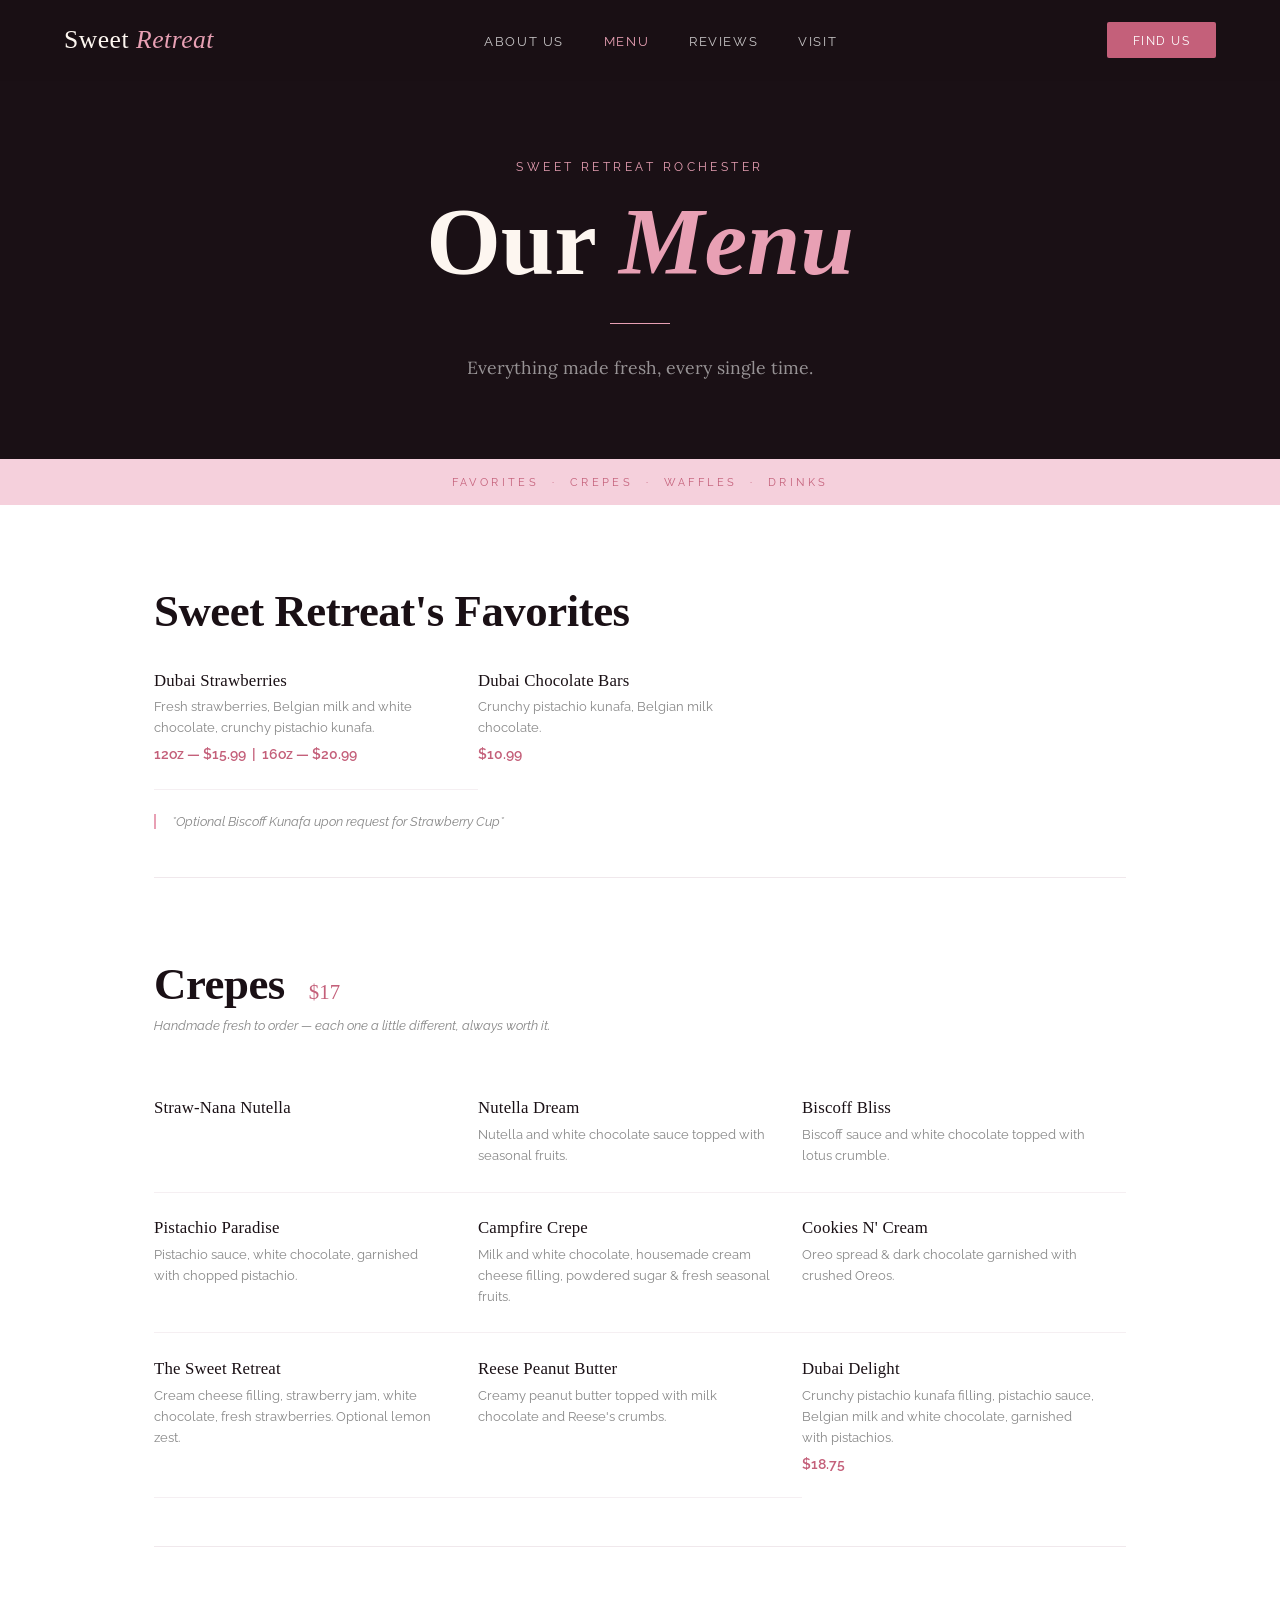
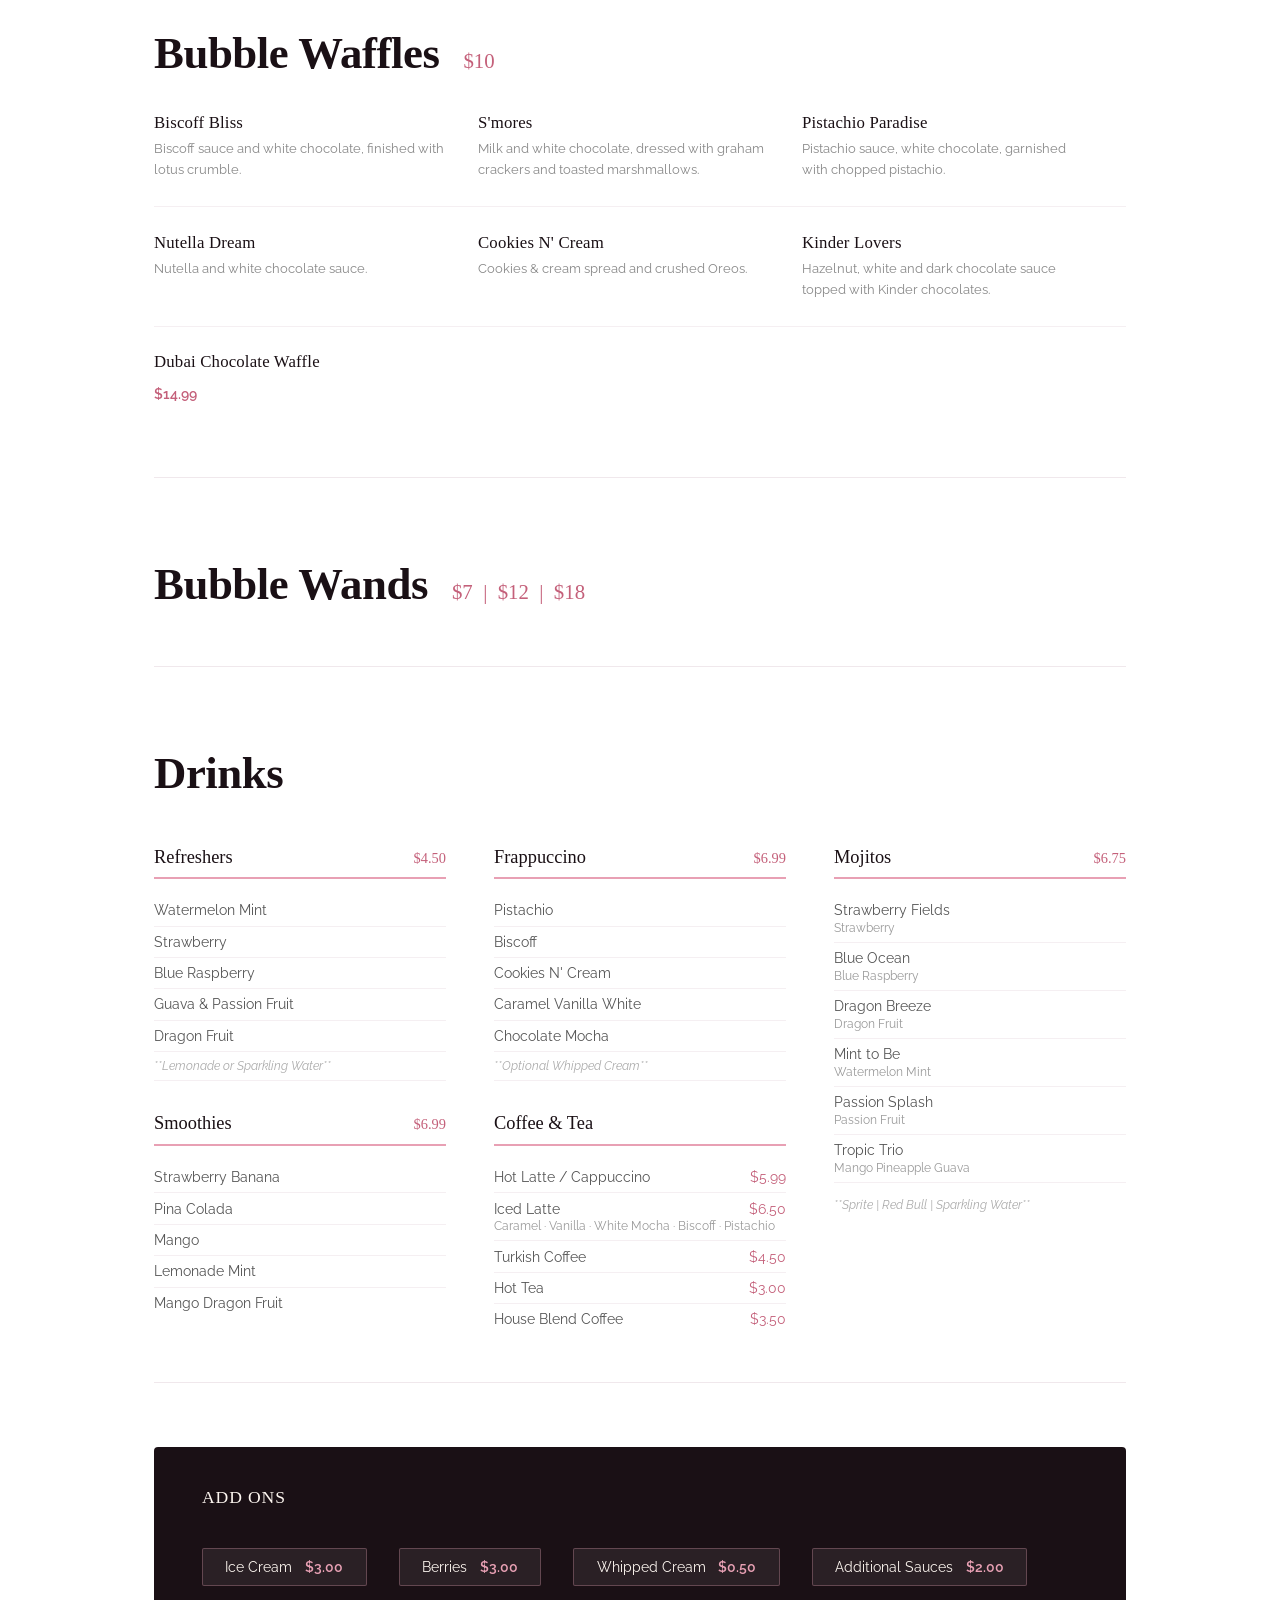
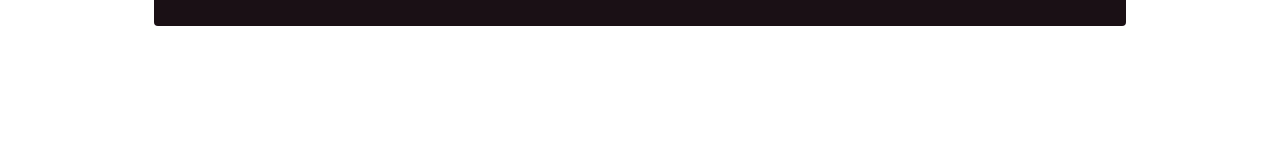
<file: menu.html>
<!DOCTYPE html>
<html lang="en">
<head>
<meta charset="UTF-8">
<meta name="viewport" content="width=device-width, initial-scale=1.0">
<title>Menu — Sweet Retreat</title>
<link rel="preconnect" href="https://fonts.googleapis.com">
<link href="https://fonts.googleapis.com/css2?family=Josefin+Serif:ital,wght@0,400;0,700;1,400&family=Lora:ital,wght@0,300;0,400;1,300&family=Raleway:wght@300;400;500;600&display=swap" rel="stylesheet">
<style>
  :root {
    --rose: #e8a0b4;
    --deep-rose: #c4607a;
    --blush: #f5d0dc;
    --cream: #fdf6f0;
    --dark: #1a1015;
    --charcoal: #2d2028;
  }

  *, *::before, *::after { box-sizing: border-box; margin: 0; padding: 0; }
  html { scroll-behavior: smooth; }

  body {
    font-family: 'Raleway', sans-serif;
    background: #fff;
    color: var(--dark);
    overflow-x: hidden;
  }

  /* ── NAV ── */
  nav {
    position: fixed; top: 0; left: 0; right: 0; z-index: 100;
    display: flex; align-items: center; justify-content: space-between;
    padding: 1.4rem 4rem;
    background: rgba(26,16,21,0.97);
    backdrop-filter: blur(2px);
  }
  .nav-logo {
    font-family: 'Josefin Serif', serif;
    font-size: 1.6rem; letter-spacing: 0.02em;
    color: var(--cream); text-decoration: none;
  }
  .nav-logo span { color: var(--rose); font-style: italic; }
  .nav-links { display: flex; gap: 2.5rem; list-style: none; }
  .nav-links a {
    font-size: 0.82rem; letter-spacing: 0.12em; text-transform: uppercase;
    color: rgba(255,255,255,0.75); text-decoration: none; transition: color 0.3s;
  }
  .nav-links a:hover, .nav-links a.active { color: var(--rose); }
  .nav-cta {
    background: var(--deep-rose); color: white;
    padding: 0.65rem 1.6rem; border-radius: 2px;
    font-size: 0.78rem; letter-spacing: 0.12em; text-transform: uppercase;
    text-decoration: none; transition: background 0.3s;
  }
  .nav-cta:hover { background: var(--rose); }

  /* ── MENU HEADER ── */
  .menu-header {
    background: var(--dark);
    padding: 10rem 4rem 5rem;
    text-align: center;
  }
  .menu-eyebrow {
    font-size: 0.72rem; letter-spacing: 0.3em; text-transform: uppercase;
    color: var(--rose); margin-bottom: 1.2rem;
  }
  .menu-title {
    font-family: 'Josefin Serif', serif;
    font-size: clamp(3.5rem, 8vw, 6rem);
    color: var(--cream); line-height: 1.02;
  }
  .menu-title em { color: var(--rose); font-style: italic; }
  .menu-divider {
    width: 60px; height: 1px;
    background: var(--rose); margin: 2rem auto;
  }
  .menu-tagline {
    font-family: 'Lora', serif;
    font-size: 1.1rem; color: rgba(255,255,255,0.55);
  }

  /* ── MENU BODY ── */
  .menu-body { max-width: 1100px; margin: 0 auto; padding: 0 4rem 8rem; }

  /* ── CATEGORY BLOCK ── */
  .menu-category {
    padding: 5rem 0 3rem;
    border-bottom: 1px solid #f0e8ec;
  }
  .menu-category:last-child { border-bottom: none; }

  .category-header {
    display: flex; align-items: baseline; gap: 1.5rem;
    margin-bottom: 0.5rem;
  }
  .category-name {
    font-family: 'Josefin Serif', serif;
    font-size: clamp(1.8rem, 4vw, 2.8rem);
    color: var(--dark); letter-spacing: -0.01em;
  }
  .category-price {
    font-family: 'Josefin Serif', serif;
    font-size: 1.3rem; color: var(--deep-rose);
  }
  .category-note {
    font-size: 0.8rem; color: #888; font-style: italic;
    margin-bottom: 2.5rem; margin-top: 0.4rem;
  }

  /* ── ITEM GRID ── */
  .item-grid {
    display: grid;
    grid-template-columns: repeat(auto-fill, minmax(300px, 1fr));
    gap: 0;
  }
  .menu-item {
    padding: 1.6rem 2rem 1.6rem 0;
    border-bottom: 1px solid #f5eff2;
  }
  .menu-item:last-child { border-bottom: none; }

  .item-name {
    font-family: 'Josefin Serif', serif;
    font-size: 1.05rem; color: var(--dark);
    margin-bottom: 0.35rem; letter-spacing: 0.01em;
  }
  .item-desc {
    font-size: 0.82rem; color: #888; line-height: 1.6;
  }
  .item-price {
    display: inline-block; margin-top: 0.5rem;
    font-size: 0.85rem; font-weight: 600;
    color: var(--deep-rose);
  }

  /* Single column list (for drinks) */
  .item-list { list-style: none; }
  .item-list li {
    padding: 0.7rem 0;
    border-bottom: 1px solid #f5eff2;
    font-size: 0.9rem; color: #444;
    display: flex; justify-content: space-between; align-items: baseline;
  }
  .item-list li:last-child { border-bottom: none; }
  .item-list .sub { font-size: 0.78rem; color: #aaa; margin-left: 0.5rem; }

  /* ── DRINK COLUMNS ── */
  .drink-columns {
    display: grid;
    grid-template-columns: 1fr 1fr 1fr;
    gap: 3rem;
  }
  .drink-col-title {
    font-family: 'Josefin Serif', serif;
    font-size: 1.15rem; color: var(--dark);
    padding-bottom: 0.6rem;
    border-bottom: 2px solid var(--rose);
    margin-bottom: 1rem;
    display: flex; justify-content: space-between; align-items: baseline;
  }
  .drink-col-price { font-size: 0.9rem; color: var(--deep-rose); }
  .drink-subitem {
    padding: 0.45rem 0;
    font-size: 0.88rem; color: #555;
    border-bottom: 1px solid #f5eff2;
  }
  .drink-subitem:last-child { border-bottom: none; }
  .drink-subitem .flavor { color: #999; font-size: 0.78rem; margin-top: 0.1rem; }

  /* ── ADDON STRIP ── */
  .addon-strip {
    margin-top: 4rem;
    background: var(--dark); border-radius: 4px;
    padding: 2.5rem 3rem;
    display: flex; flex-wrap: wrap; align-items: center; gap: 2rem;
  }
  .addon-strip-title {
    font-family: 'Josefin Serif', serif;
    font-size: 1.1rem; color: var(--cream);
    letter-spacing: 0.05em; text-transform: uppercase;
    flex-basis: 100%; margin-bottom: 0.5rem;
  }
  .addon-chip {
    background: rgba(255,255,255,0.07);
    border: 1px solid rgba(232,160,180,0.3);
    border-radius: 2px; padding: 0.6rem 1.4rem;
    font-size: 0.85rem; color: var(--cream);
    display: flex; gap: 0.8rem; align-items: center;
  }
  .addon-chip span { color: var(--rose); font-weight: 600; }

  /* ── OPTIONAL NOTE ── */
  .optional-note {
    margin-top: 1.5rem;
    font-size: 0.82rem; color: #888;
    font-style: italic; border-left: 2px solid var(--rose);
    padding-left: 1rem;
  }

  /* ── SECTION DIVIDER LABEL ── */
  .section-label-bar {
    background: var(--blush); padding: 1rem 4rem;
    font-size: 0.7rem; letter-spacing: 0.3em; text-transform: uppercase;
    color: var(--deep-rose); text-align: center;
  }

  @media (max-width: 900px) {
    nav { padding: 1.2rem 2rem; }
    .nav-links { display: none; }
    .menu-header { padding: 8rem 2rem 4rem; }
    .menu-body { padding: 0 1.5rem 5rem; }
    .drink-columns { grid-template-columns: 1fr; gap: 2rem; }
    .item-grid { grid-template-columns: 1fr; }
    .addon-strip { padding: 2rem 1.5rem; }
  }
</style>
</head>
<body>

<nav>
  <a href="index.html" class="nav-logo">Sweet <span>Retreat</span></a>
  <ul class="nav-links">
    <li><a href="about.html">About Us</a></li>
    <li><a href="menu.html" class="active">Menu</a></li>
    <li><a href="index.html#reviews">Reviews</a></li>
    <li><a href="index.html#visit">Visit</a></li>
  </ul>
  <a href="index.html#visit" class="nav-cta">Find Us</a>
</nav>

<!-- HEADER -->
<div class="menu-header">
  <p class="menu-eyebrow">Sweet Retreat Rochester</p>
  <h1 class="menu-title">Our <em>Menu</em></h1>
  <div class="menu-divider"></div>
  <p class="menu-tagline">Everything made fresh, every single time.</p>
</div>

<div class="section-label-bar">Favorites &nbsp;·&nbsp; Crepes &nbsp;·&nbsp; Waffles &nbsp;·&nbsp; Drinks</div>

<div class="menu-body">

  <!-- FAVORITES -->
  <div class="menu-category">
    <div class="category-header">
      <h2 class="category-name">Sweet Retreat's Favorites</h2>
    </div>

    <div class="item-grid">
      <div class="menu-item">
        <div class="item-name">Dubai Strawberries</div>
        <div class="item-desc">Fresh strawberries, Belgian milk and white chocolate, crunchy pistachio kunafa.</div>
        <div class="item-price">12oz — $15.99 &nbsp;|&nbsp; 16oz — $20.99</div>
      </div>
      <div class="menu-item">
        <div class="item-name">Dubai Chocolate Bars</div>
        <div class="item-desc">Crunchy pistachio kunafa, Belgian milk chocolate.</div>
        <div class="item-price">$10.99</div>
      </div>
    </div>

    <p class="optional-note">*Optional Biscoff Kunafa upon request for Strawberry Cup*</p>
  </div>

  <!-- CREPES -->
  <div class="menu-category">
    <div class="category-header">
      <h2 class="category-name">Crepes</h2>
      <span class="category-price">$17</span>
    </div>
    <p class="category-note">Handmade fresh to order — each one a little different, always worth it.</p>

    <div class="item-grid">
      <div class="menu-item">
        <div class="item-name">Straw-Nana Nutella</div>
      </div>
      <div class="menu-item">
        <div class="item-name">Nutella Dream</div>
        <div class="item-desc">Nutella and white chocolate sauce topped with seasonal fruits.</div>
      </div>
      <div class="menu-item">
        <div class="item-name">Biscoff Bliss</div>
        <div class="item-desc">Biscoff sauce and white chocolate topped with lotus crumble.</div>
      </div>
      <div class="menu-item">
        <div class="item-name">Pistachio Paradise</div>
        <div class="item-desc">Pistachio sauce, white chocolate, garnished with chopped pistachio.</div>
      </div>
      <div class="menu-item">
        <div class="item-name">Campfire Crepe</div>
        <div class="item-desc">Milk and white chocolate, housemade cream cheese filling, powdered sugar & fresh seasonal fruits.</div>
      </div>
      <div class="menu-item">
        <div class="item-name">Cookies N' Cream</div>
        <div class="item-desc">Oreo spread & dark chocolate garnished with crushed Oreos.</div>
      </div>
      <div class="menu-item">
        <div class="item-name">The Sweet Retreat</div>
        <div class="item-desc">Cream cheese filling, strawberry jam, white chocolate, fresh strawberries. Optional lemon zest.</div>
      </div>
      <div class="menu-item">
        <div class="item-name">Reese Peanut Butter</div>
        <div class="item-desc">Creamy peanut butter topped with milk chocolate and Reese's crumbs.</div>
      </div>
      <div class="menu-item">
        <div class="item-name">Dubai Delight</div>
        <div class="item-desc">Crunchy pistachio kunafa filling, pistachio sauce, Belgian milk and white chocolate, garnished with pistachios.</div>
        <div class="item-price">$18.75</div>
      </div>
    </div>
  </div>

  <!-- BUBBLE WAFFLES -->
  <div class="menu-category">
    <div class="category-header">
      <h2 class="category-name">Bubble Waffles</h2>
      <span class="category-price">$10</span>
    </div>

    <div class="item-grid">
      <div class="menu-item">
        <div class="item-name">Biscoff Bliss</div>
        <div class="item-desc">Biscoff sauce and white chocolate, finished with lotus crumble.</div>
      </div>
      <div class="menu-item">
        <div class="item-name">S'mores</div>
        <div class="item-desc">Milk and white chocolate, dressed with graham crackers and toasted marshmallows.</div>
      </div>
      <div class="menu-item">
        <div class="item-name">Pistachio Paradise</div>
        <div class="item-desc">Pistachio sauce, white chocolate, garnished with chopped pistachio.</div>
      </div>
      <div class="menu-item">
        <div class="item-name">Nutella Dream</div>
        <div class="item-desc">Nutella and white chocolate sauce.</div>
      </div>
      <div class="menu-item">
        <div class="item-name">Cookies N' Cream</div>
        <div class="item-desc">Cookies & cream spread and crushed Oreos.</div>
      </div>
      <div class="menu-item">
        <div class="item-name">Kinder Lovers</div>
        <div class="item-desc">Hazelnut, white and dark chocolate sauce topped with Kinder chocolates.</div>
      </div>
      <div class="menu-item">
        <div class="item-name">Dubai Chocolate Waffle</div>
        <div class="item-price">$14.99</div>
      </div>
    </div>
  </div>

  <!-- BUBBLE WANDS -->
  <div class="menu-category">
    <div class="category-header">
      <h2 class="category-name">Bubble Wands</h2>
      <span class="category-price">$7 &nbsp;|&nbsp; $12 &nbsp;|&nbsp; $18</span>
    </div>
  </div>

  <!-- DRINKS -->
  <div class="menu-category">
    <h2 class="category-name" style="margin-bottom: 3rem;">Drinks</h2>

    <div class="drink-columns">

      <!-- LEFT -->
      <div>
        <div class="drink-col-title">
          Refreshers <span class="drink-col-price">$4.50</span>
        </div>
        <div class="drink-subitem">Watermelon Mint</div>
        <div class="drink-subitem">Strawberry</div>
        <div class="drink-subitem">Blue Raspberry</div>
        <div class="drink-subitem">Guava & Passion Fruit</div>
        <div class="drink-subitem">Dragon Fruit</div>
        <div class="drink-subitem" style="color:#aaa; font-size:0.76rem; font-style:italic;">**Lemonade or Sparkling Water**</div>

        <div class="drink-col-title" style="margin-top: 2rem;">
          Smoothies <span class="drink-col-price">$6.99</span>
        </div>
        <div class="drink-subitem">Strawberry Banana</div>
        <div class="drink-subitem">Pina Colada</div>
        <div class="drink-subitem">Mango</div>
        <div class="drink-subitem">Lemonade Mint</div>
        <div class="drink-subitem">Mango Dragon Fruit</div>
      </div>

      <!-- MIDDLE -->
      <div>
        <div class="drink-col-title">
          Frappuccino <span class="drink-col-price">$6.99</span>
        </div>
        <div class="drink-subitem">Pistachio</div>
        <div class="drink-subitem">Biscoff</div>
        <div class="drink-subitem">Cookies N' Cream</div>
        <div class="drink-subitem">Caramel Vanilla White</div>
        <div class="drink-subitem">Chocolate Mocha</div>
        <div class="drink-subitem" style="color:#aaa; font-size:0.76rem; font-style:italic;">**Optional Whipped Cream**</div>

        <div class="drink-col-title" style="margin-top: 2rem;">Coffee & Tea</div>
        <div class="drink-subitem">Hot Latte / Cappuccino <span style="color:var(--deep-rose); float:right;">$5.99</span></div>
        <div class="drink-subitem">Iced Latte <span style="color:var(--deep-rose); float:right;">$6.50</span>
          <div class="flavor">Caramel · Vanilla · White Mocha · Biscoff · Pistachio</div>
        </div>
        <div class="drink-subitem">Turkish Coffee <span style="color:var(--deep-rose); float:right;">$4.50</span></div>
        <div class="drink-subitem">Hot Tea <span style="color:var(--deep-rose); float:right;">$3.00</span></div>
        <div class="drink-subitem">House Blend Coffee <span style="color:var(--deep-rose); float:right;">$3.50</span></div>
      </div>

      <!-- RIGHT -->
      <div>
        <div class="drink-col-title">
          Mojitos <span class="drink-col-price">$6.75</span>
        </div>
        <div class="drink-subitem">Strawberry Fields <div class="flavor">Strawberry</div></div>
        <div class="drink-subitem">Blue Ocean <div class="flavor">Blue Raspberry</div></div>
        <div class="drink-subitem">Dragon Breeze <div class="flavor">Dragon Fruit</div></div>
        <div class="drink-subitem">Mint to Be <div class="flavor">Watermelon Mint</div></div>
        <div class="drink-subitem">Passion Splash <div class="flavor">Passion Fruit</div></div>
        <div class="drink-subitem">Tropic Trio <div class="flavor">Mango Pineapple Guava</div></div>
        <div class="drink-subitem" style="color:#aaa; font-size:0.76rem; font-style:italic; margin-top:0.5rem;">**Sprite | Red Bull | Sparkling Water**</div>
      </div>

    </div>
  </div>

  <!-- ADD ONS -->
  <div class="addon-strip">
    <div class="addon-strip-title">Add Ons</div>
    <div class="addon-chip">Ice Cream <span>$3.00</span></div>
    <div class="addon-chip">Berries <span>$3.00</span></div>
    <div class="addon-chip">Whipped Cream <span>$0.50</span></div>
    <div class="addon-chip">Additional Sauces <span>$2.00</span></div>
  </div>

</div><!-- end menu-body -->

</body>
</html>
</file>
